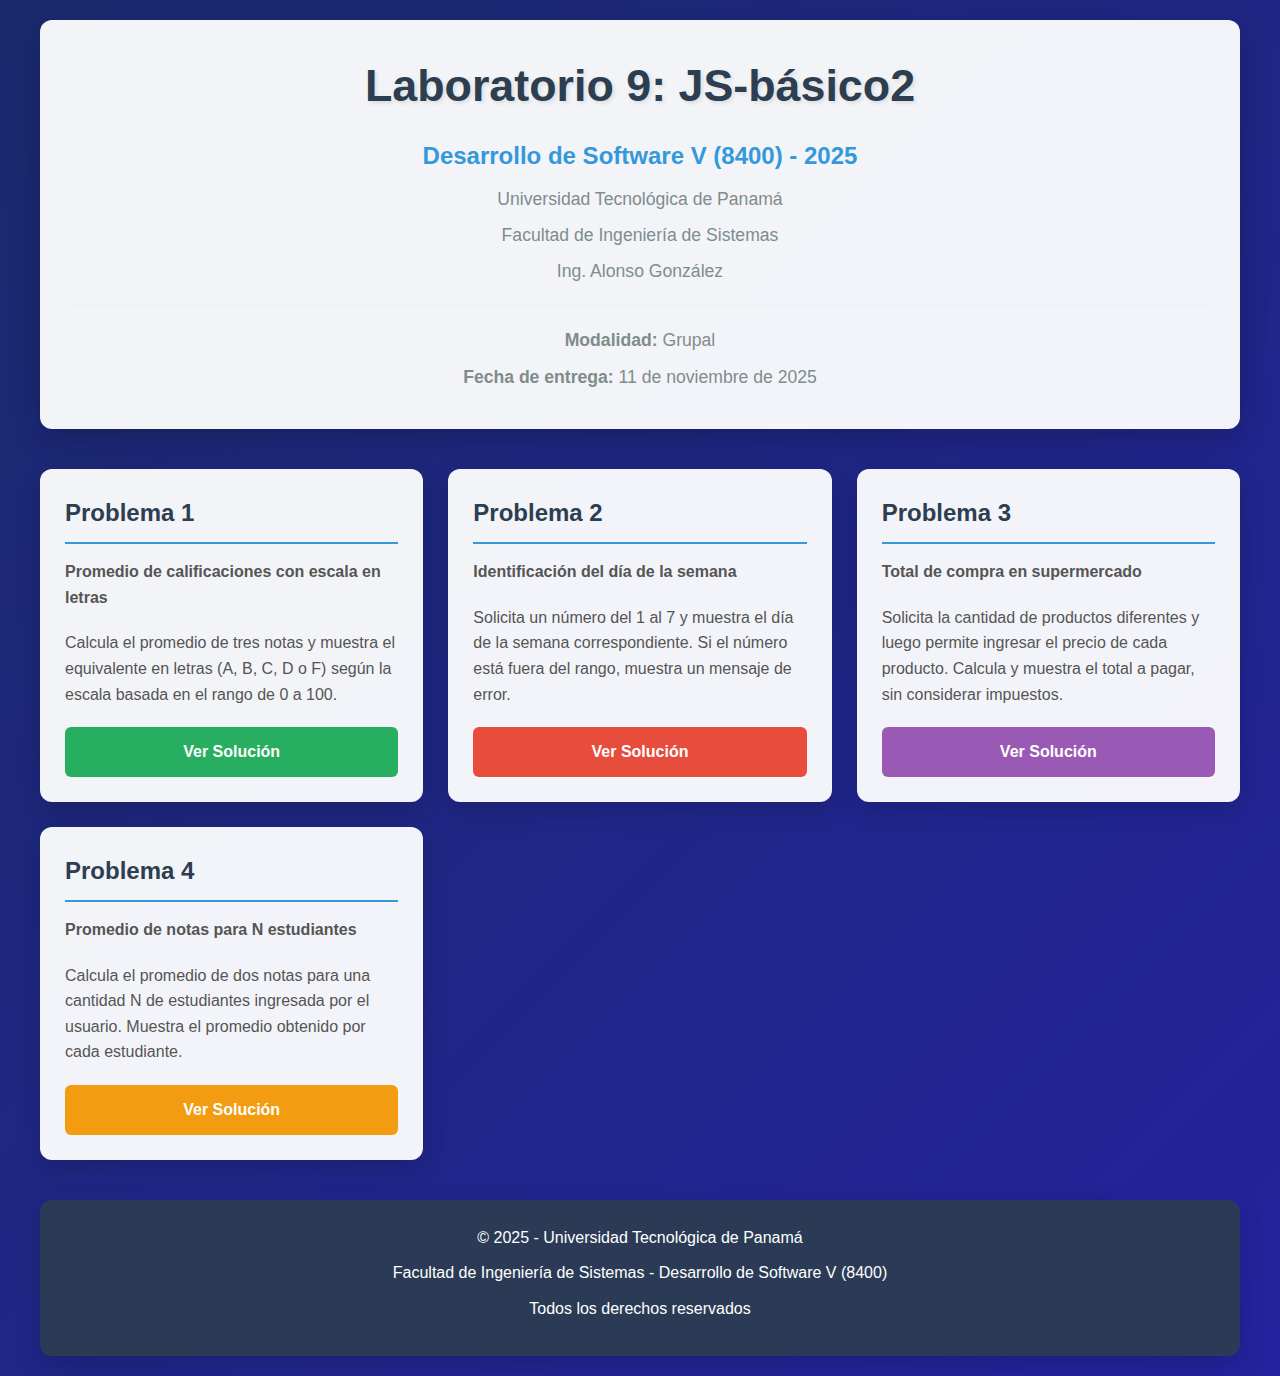
<file: index.html>
<!DOCTYPE html>
<html lang="es">
<head>
    <meta charset="UTF-8">
    <meta name="viewport" content="width=device-width, initial-scale=1.0">
    <title>Laboratorio 9: JS-básico2 - Desarrollo de Software V</title>
    <style>
        /* Estilos generales */
        * {
            margin: 0;
            padding: 0;
            box-sizing: border-box;
            font-family: 'Segoe UI', Tahoma, Geneva, Verdana, sans-serif;
        }

        body {
            background: linear-gradient(135deg, #1a2a6c, #2d1bcf, #2d92fd);
            background-size: 400% 400%;
            animation: gradient 15s ease infinite;
            color: #333;
            line-height: 1.6;
            min-height: 100vh;
            padding: 20px;
        }

        @keyframes gradient {
            0% { background-position: 0% 50%; }
            50% { background-position: 100% 50%; }
            100% { background-position: 0% 50%; }
        }

        .container {
            max-width: 1200px;
            margin: 0 auto;
        }

        /* Estilos del encabezado */
        header {
            text-align: center;
            margin-bottom: 40px;
            padding: 30px;
            background-color: rgba(255, 255, 255, 0.95);
            border-radius: 12px;
            box-shadow: 0 10px 30px rgba(0, 0, 0, 0.2);
        }

        header h1 {
            font-size: 2.8rem;
            margin-bottom: 15px;
            color: #2c3e50;
            text-shadow: 2px 2px 4px rgba(0, 0, 0, 0.1);
        }

        header h2 {
            font-size: 1.5rem;
            margin-bottom: 10px;
            color: #3498db;
        }

        header p {
            font-size: 1.1rem;
            margin-bottom: 8px;
            color: #7f8c8d;
        }

        .university-info {
            margin-top: 20px;
            padding-top: 20px;
            border-top: 1px solid #eee;
        }

        /* Estilos de la sección de problemas */
        .problems-section {
            display: grid;
            grid-template-columns: repeat(auto-fit, minmax(300px, 1fr));
            gap: 25px;
            margin-bottom: 40px;
        }

        .problem-card {
            background-color: rgba(255, 255, 255, 0.95);
            border-radius: 12px;
            padding: 25px;
            box-shadow: 0 8px 25px rgba(0, 0, 0, 0.15);
            transition: transform 0.3s, box-shadow 0.3s;
            display: flex;
            flex-direction: column;
            height: 100%;
        }

        .problem-card:hover {
            transform: translateY(-10px);
            box-shadow: 0 15px 35px rgba(0, 0, 0, 0.25);
        }

        .problem-card h3 {
            font-size: 1.5rem;
            margin-bottom: 15px;
            color: #2c3e50;
            border-bottom: 2px solid #3498db;
            padding-bottom: 10px;
        }

        .problem-card p {
            margin-bottom: 20px;
            flex-grow: 1;
            color: #555;
        }

        .problem-card .btn {
            display: inline-block;
            padding: 12px 25px;
            background-color: #3498db;
            color: white;
            text-decoration: none;
            border-radius: 6px;
            font-weight: 600;
            text-align: center;
            transition: background-color 0.3s, transform 0.2s;
            margin-top: auto;
        }

        .problem-card .btn:hover {
            background-color: #2980b9;
            transform: scale(1.05);
        }

        .problem-card.problem-1 .btn {
            background-color: #27ae60;
        }

        .problem-card.problem-1 .btn:hover {
            background-color: #219653;
        }

        .problem-card.problem-2 .btn {
            background-color: #e74c3c;
        }

        .problem-card.problem-2 .btn:hover {
            background-color: #c0392b;
        }

        .problem-card.problem-3 .btn {
            background-color: #9b59b6;
        }

        .problem-card.problem-3 .btn:hover {
            background-color: #8e44ad;
        }

        .problem-card.problem-4 .btn {
            background-color: #f39c12;
        }

        .problem-card.problem-4 .btn:hover {
            background-color: #d35400;
        }

        /* Estilos de la información del estudiante */
        .student-info {
            background-color: rgba(255, 255, 255, 0.95);
            border-radius: 12px;
            padding: 25px;
            box-shadow: 0 8px 25px rgba(0, 0, 0, 0.15);
            margin-bottom: 40px;
        }

        .student-info h3 {
            font-size: 1.5rem;
            margin-bottom: 20px;
            color: #2c3e50;
            border-bottom: 2px solid #3498db;
            padding-bottom: 10px;
        }

        .student-details {
            display: grid;
            grid-template-columns: repeat(auto-fit, minmax(250px, 1fr));
            gap: 15px;
        }

        .info-item {
            margin-bottom: 10px;
        }

        .info-item strong {
            color: #2c3e50;
        }

        /* Estilos del pie de página */
        footer {
            text-align: center;
            padding: 25px;
            background-color: rgba(44, 62, 80, 0.9);
            color: white;
            border-radius: 12px;
            box-shadow: 0 8px 25px rgba(0, 0, 0, 0.15);
        }

        footer p {
            margin-bottom: 10px;
        }

        /* Responsive design */
        @media (max-width: 768px) {
            header h1 {
                font-size: 2.2rem;
            }
            
            .problems-section {
                grid-template-columns: 1fr;
            }
            
            .problem-card {
                padding: 20px;
            }
        }

        @media (max-width: 480px) {
            body {
                padding: 10px;
            }
            
            header {
                padding: 20px;
            }
            
            header h1 {
                font-size: 1.8rem;
            }
            
            .problem-card {
                padding: 15px;
            }
        }
    </style>
</head>
<body>
    <div class="container">
        <header>
            <h1>Laboratorio 9: JS-básico2</h1>
            <h2>Desarrollo de Software V (8400) - 2025</h2>
            <p>Universidad Tecnológica de Panamá</p>
            <p>Facultad de Ingeniería de Sistemas</p>
            <p>Ing. Alonso González</p>
            
            <div class="university-info">
                <p><strong>Modalidad:</strong> Grupal</p>
                <p><strong>Fecha de entrega:</strong> 11 de noviembre de 2025</p>
            </div>
        </header>

        <section class="problems-section">
            <div class="problem-card problem-1">
                <h3>Problema 1</h3>
                <p><strong>Promedio de calificaciones con escala en letras</strong></p>
                <p>Calcula el promedio de tres notas y muestra el equivalente en letras (A, B, C, D o F) según la escala basada en el rango de 0 a 100.</p>
                <a href="problema1/index.html" class="btn">Ver Solución</a>
            </div>

            <div class="problem-card problem-2">
                <h3>Problema 2</h3>
                <p><strong>Identificación del día de la semana</strong></p>
                <p>Solicita un número del 1 al 7 y muestra el día de la semana correspondiente. Si el número está fuera del rango, muestra un mensaje de error.</p>
                <a href="PROBLEMA 2.html" class="btn">Ver Solución</a>
            </div>

            <div class="problem-card problem-3">
                <h3>Problema 3</h3>
                <p><strong>Total de compra en supermercado</strong></p>
                <p>Solicita la cantidad de productos diferentes y luego permite ingresar el precio de cada producto. Calcula y muestra el total a pagar, sin considerar impuestos.</p>
                <a href="problema3.html" class="btn">Ver Solución</a>
            </div>

            <div class="problem-card problem-4">
                <h3>Problema 4</h3>
                <p><strong>Promedio de notas para N estudiantes</strong></p>
                <p>Calcula el promedio de dos notas para una cantidad N de estudiantes ingresada por el usuario. Muestra el promedio obtenido por cada estudiante.</p>
                <a href="problema4/index.html" class="btn">Ver Solución</a>
            </div>
        </section>

        <footer>
            <p>© 2025 - Universidad Tecnológica de Panamá</p>
            <p>Facultad de Ingeniería de Sistemas - Desarrollo de Software V (8400)</p>
            <p>Todos los derechos reservados</p>
        </footer>
    </div>
</body>

</html>
</file>
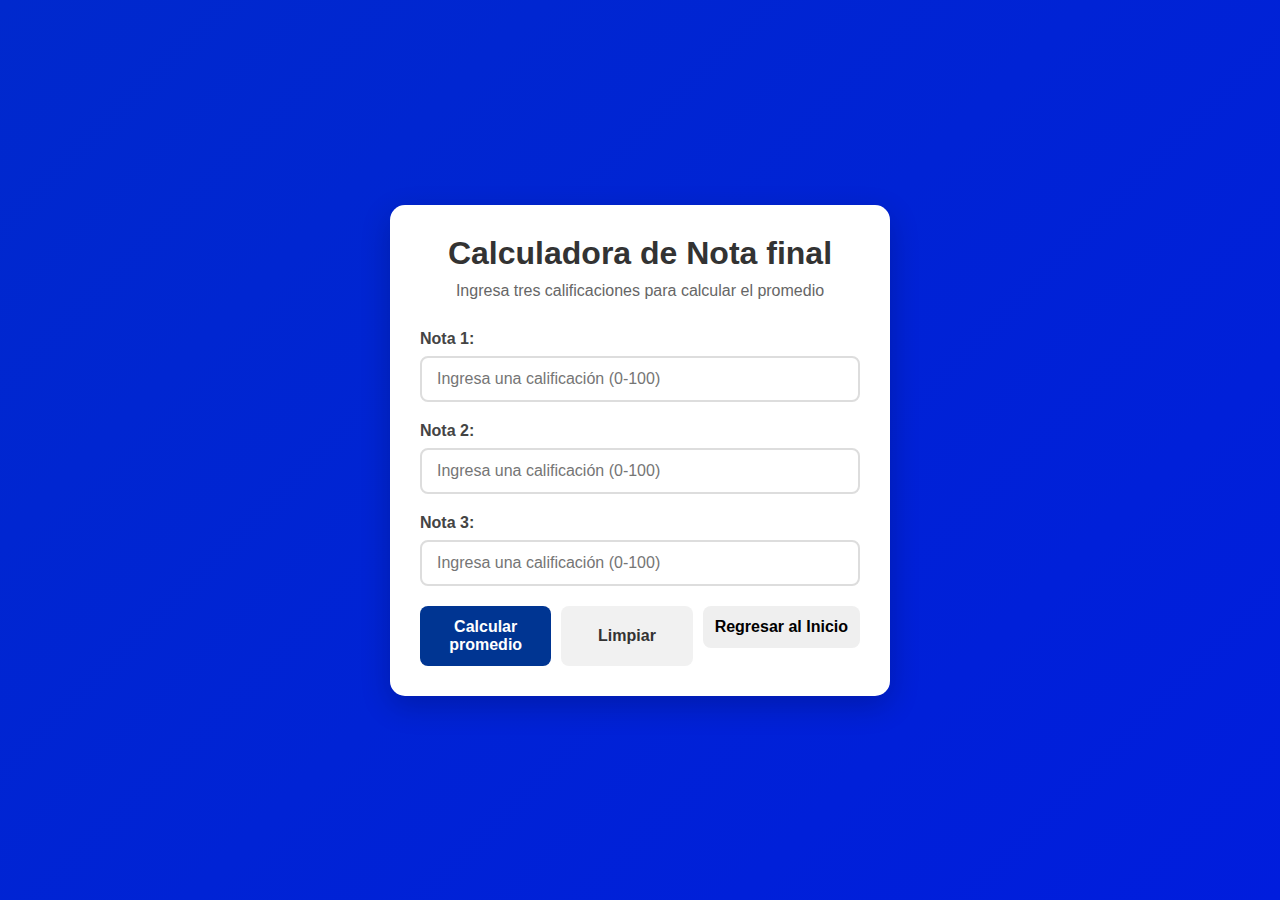
<file: problema1.html>
<!DOCTYPE html>
<html lang="es">
<head>
    <meta charset="UTF-8">
    <meta name="viewport" content="width=device-width, initial-scale=1.0">
    <title>Calculadora de Promedio</title>
    <link rel="stylesheet" href="styles/SexyStunningStyle.css">
</head>
<body>
    <div class="container">
        <h1>Calculadora de Nota final</h1>
        <p class="subtitle">Ingresa tres calificaciones para calcular el promedio</p>
        
        <div class="input-group">
            <label for="grade1">Nota 1:</label>
            <input type="number" id="grade1" min="0" max="100" placeholder="Ingresa una calificación (0-100)">
            <div class="error" id="error1">Por favor ingresa un valor entre 0 y 100</div>
        </div>
        
        <div class="input-group">
            <label for="grade2">Nota 2:</label>
            <input type="number" id="grade2" min="0" max="100" placeholder="Ingresa una calificación (0-100)">
            <div class="error" id="error2">Por favor ingresa un valor entre 0 y 100</div>
        </div>
        
        <div class="input-group">
            <label for="grade3">Nota 3:</label>
            <input type="number" id="grade3" min="0" max="100" placeholder="Ingresa una calificación (0-100)">
            <div class="error" id="error3">Por favor ingresa un valor entre 0 y 100</div>
        </div>
        
        <div class="button-group">
            <button id="calculate">Calcular promedio</button>
            <button id="reset">Limpiar</button>
            <a href="index.html"><button>Regresar al Inicio</button></a>
        </div>
    </div>
        </div>
        
        <div class="result" id="result">
            <h2>Resultado</h2>
            <div>Promedio:</div>
            <div class="average" id="average">0</div>
            <div>Usted ubtuvo una:</div>
            <div class="letter-grade" id="letterGrade">F</div>
            
<!-- Botón para regresar a la página "chamo" -->
        <div class="back-button-container">


    <script src="scripts/script1.js"></script>
</body>

</html>
</file>
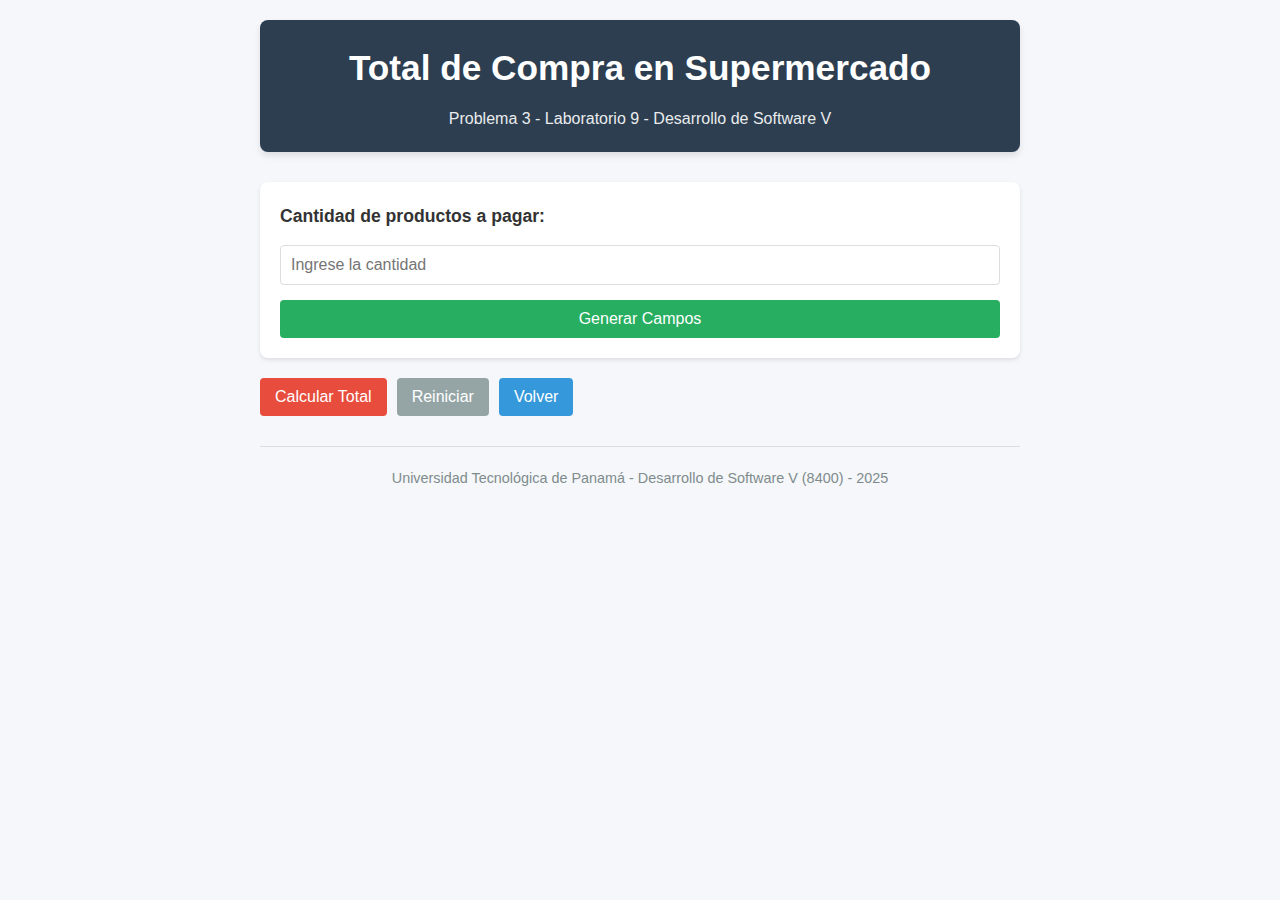
<file: problema3.html>
<!DOCTYPE html>
<html lang="es">
<head>
    <meta charset="UTF-8">
    <meta name="viewport" content="width=device-width, initial-scale=1.0">
    <title>Total de Compra en Supermercado - Problema 3</title>
    <link rel="stylesheet" href="styles/style.css">
</head>
<body>
    <div class="container">
        <header>
            <h1>Total de Compra en Supermercado</h1>
            <p>Problema 3 - Laboratorio 9 - Desarrollo de Software V</p>
        </header>

        <main>
            <div class="input-section">
                <label for="productCount">Cantidad de productos a pagar:</label>
                <input type="number" id="productCount" min="1" placeholder="Ingrese la cantidad">
                <button id="generateInputs">Generar Campos</button>
            </div>

            <div id="productInputs" class="product-inputs">
                <!-- Los campos para los precios se generarán aquí dinámicamente -->
            </div>

            <div class="actions">
                <button id="calculateTotal" disabled>Calcular Total</button>
                <button id="resetForm">Reiniciar</button>
                <a href="index.html"><button id="volver">Volver</button></a>
            </div>

            <div id="result" class="result">
                <!-- El resultado se mostrará aquí -->
            </div>
        </main>

        <footer>
            <p>Universidad Tecnológica de Panamá - Desarrollo de Software V (8400) - 2025</p>
        </footer>
    </div>

    <script src="scripts/script.js"></script>
</body>

</html>
</file>
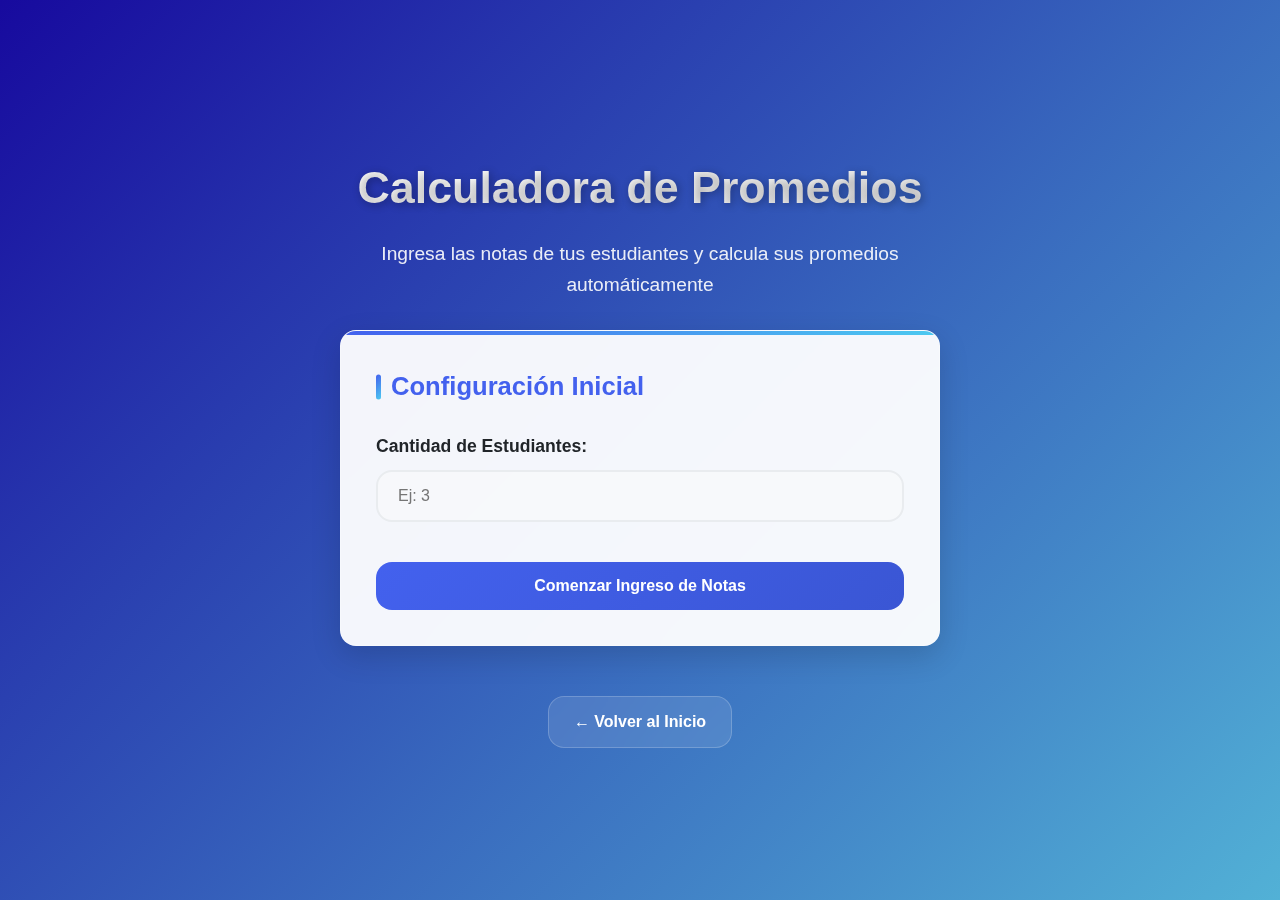
<file: PROBLEMA_4.html>
<!DOCTYPE html>
<html lang="es">
<head>
    <meta charset="UTF-8">
    <meta name="viewport" content="width=device-width, initial-scale=1.0">
    <title>Calculadora de Promedios</title>
    <link rel="stylesheet" href="styles/estilos.css">
</head>
<body>
    <div class="container">
        <div class="header">
            <h1>Calculadora de Promedios</h1>
            <p>Ingresa las notas de tus estudiantes y calcula sus promedios automáticamente</p>
        </div>
        
        <div class="card" id="configuracion">
            <h2>Configuración Inicial</h2>
            <div class="input-group">
                <label for="cantidadEstudiantes">Cantidad de Estudiantes:</label>
                <input type="number" id="cantidadEstudiantes" min="1" max="50" placeholder="Ej: 3">
            </div>
            <button id="btnIniciar" class="btn-primary">Comenzar Ingreso de Notas</button>
        </div>
        
        <div class="card hidden" id="ingresoNotas">
            <h2 id="tituloEstudiante">Estudiante 1</h2>
            <div class="notas-container">
                <div class="nota-input">
                    <label for="nota1">Nota 1:</label>
                    <input type="number" id="nota1" min="0" max="100" placeholder="0-100">
                </div>
                <div class="nota-input">
                    <label for="nota2">Nota 2:</label>
                    <input type="number" id="nota2" min="0" max="100" placeholder="0-100">
                </div>
            </div>
            <button id="btnCalcular" class="btn-primary">Calcular Promedio</button>
        </div>
        
        <div class="card hidden" id="resultadosFinales">
            <h2>📊 Resultados Finales</h2>
            <div id="listaResultados"></div>
            <button id="btnReiniciar" class="btn-secondary">Nuevo Cálculo</button>
        </div>

        <!-- Botón de regreso al inicio -->
        <div class="footer-actions">
            <a href="index.html" class="btn-back">← Volver al Inicio</a>
        </div>
    </div>

    <!-- Modal para mostrar resultados individuales -->
    <div id="modalResultado" class="modal hidden">
        <div class="modal-content">
            <div class="modal-header">
                <h3>✅ Promedio Calculado</h3>
                <span class="close">&times;</span>
            </div>
            <div class="modal-body">
                <div id="resultadoIndividual"></div>
            </div>
            <div class="modal-footer">
                <button id="btnSiguiente" class="btn-primary">Siguiente Estudiante</button>
            </div>
        </div>
    </div>

    <script src="script.js"></script>
</body>

</html>
</file>
<file: styles/SexyStunningStyle.css>
* {
    margin: 0;
    padding: 0;
    box-sizing: border-box;
    font-family: 'Segoe UI', Tahoma, Geneva, Verdana, sans-serif;
}

body {
    background: linear-gradient(135deg, #0029cd 0%, #001ddd 100%);
    min-height: 100vh;
    display: flex;
    justify-content: center;
    align-items: center;
    padding: 20px;
}

.container {
    background-color: white;
    border-radius: 15px;
    box-shadow: 0 10px 30px rgba(0, 0, 0, 0.2);
    padding: 30px;
    width: 100%;
    max-width: 500px;
}

h1 {
    text-align: center;
    color: #333;
    margin-bottom: 10px;
}

.subtitle {
    text-align: center;
    color: #666;
    margin-bottom: 30px;
    font-size: 1rem;
}

.input-group {
    margin-bottom: 20px;
}

label {
    display: block;
    margin-bottom: 8px;
    font-weight: 600;
    color: #444;
}

input {
    width: 100%;
    padding: 12px 15px;
    border: 2px solid #ddd;
    border-radius: 8px;
    font-size: 16px;
    transition: border-color 0.3s;
}

input:focus {
    border-color: #004bcc;
    outline: none;
}

.error {
    color: #e74c3c;
    font-size: 14px;
    margin-top: 5px;
    display: none;
}

.button-group {
    display: flex;
    justify-content: space-between;
    gap: 10px;
}

button {
    flex: 1;
    padding: 12px;
    border: none;
    border-radius: 8px;
    font-size: 16px;
    font-weight: 600;
    cursor: pointer;
    transition: all 0.3s;
}

#calculate {
    background-color: #003592;
    color: white;
}

#calculate:hover {
    background-color: #003d9e;
    transform: translateY(-2px);
}

#reset {
    background-color: #f1f1f1;
    color: #333;
}

#reset:hover {
    background-color: #e0e0e0;
}

.result {
    margin-top: 30px;
    padding: 20px;
    border-radius: 10px;
    text-align: center;
    display: none;
    animation: fadeIn 0.5s ease-in-out;
}

@keyframes fadeIn {
    from { opacity: 0; transform: translateY(10px); }
    to { opacity: 1; transform: translateY(0); }
}

.result h2 {
    margin-bottom: 15px;
    color: #ffffff;
}

.average {
    font-size: 2.5rem;
    font-weight: 700;
    margin: 15px 0;
}

.letter-grade {
    font-size: 3rem;
    font-weight: 700;
    margin: 15px 0;
    padding: 10px;
    border-radius: 10px;
    display: inline-block;
    min-width: 100px;
}

.grade-A {
    background-color: #2ecc71;
    color: white;
}

.grade-B {
    background-color: #0442a5;
    color: white;
}

.grade-C {
    background-color: #f39c12;
    color: white;
}

.grade-D {
    background-color: #e67e22;
    color: white;
}

.grade-F {
    background-color: #e74c3c;
    color: white;
}

.scale-info {
    margin-top: 20px;
    background-color: #f8f9fa;
    padding: 15px;
    border-radius: 8px;
    font-size: 0.9rem;
}

.scale-info h3 {
    margin-bottom: 10px;
    color: #444;
}

.scale-info ul {
    list-style-type: none;
    text-align: left;
}

.scale-info li {
    padding: 5px 0;
    display: flex;
    justify-content: space-between;
}

.scale-info .grade-label {
    font-weight: 600;
}

@media (max-width: 480px) {
    .container {
        padding: 20px;
    }
    
    .button-group {
        flex-direction: column;
    }
}
</file>
<file: styles/style.css>
/* Estilos generales */
* {
    margin: 0;
    padding: 0;
    box-sizing: border-box;
    font-family: 'Segoe UI', Tahoma, Geneva, Verdana, sans-serif;
}

body {
    background-color: #f5f7fa;
    color: #333;
    line-height: 1.6;
}

.container {
    max-width: 800px;
    margin: 0 auto;
    padding: 20px;
}

/* Estilos del encabezado */
header {
    text-align: center;
    margin-bottom: 30px;
    padding: 20px;
    background-color: #2c3e50;
    color: white;
    border-radius: 8px;
    box-shadow: 0 4px 6px rgba(0, 0, 0, 0.1);
}

header h1 {
    font-size: 2.2rem;
    margin-bottom: 10px;
}

header p {
    font-size: 1rem;
    opacity: 0.9;
}

/* Estilos de la sección de entrada */
.input-section {
    background-color: white;
    padding: 20px;
    border-radius: 8px;
    box-shadow: 0 2px 4px rgba(0, 0, 0, 0.1);
    margin-bottom: 20px;
    display: flex;
    flex-direction: column;
    gap: 15px;
}

.input-section label {
    font-weight: 600;
    font-size: 1.1rem;
}

.input-section input {
    padding: 10px;
    border: 1px solid #ddd;
    border-radius: 4px;
    font-size: 1rem;
    transition: border-color 0.3s;
}

.input-section input:focus {
    outline: none;
    border-color: #3498db;
    box-shadow: 0 0 0 2px rgba(52, 152, 219, 0.2);
}

/* Estilos de los botones */
button {
    padding: 10px 15px;
    background-color: #3498db;
    color: white;
    border: none;
    border-radius: 4px;
    cursor: pointer;
    font-size: 1rem;
    transition: background-color 0.3s, transform 0.2s;
}

button:hover {
    background-color: #2980b9;
    transform: translateY(-2px);
}

button:active {
    transform: translateY(0);
}

button:disabled {
    background-color: #95a5a6;
    cursor: not-allowed;
    transform: none;
}

button.volver{
    background: blue;
}

#generateInputs {
    background-color: #27ae60;
}

#generateInputs:hover {
    background-color: #219653;
}

#calculateTotal {
    background-color: #e74c3c;
}

#calculateTotal:hover {
    background-color: #c0392b;
}

#resetForm {
    background-color: #95a5a6;
}

#resetForm:hover {
    background-color: #7f8c8d;
}

/* Estilos de los campos de productos */
.product-inputs {
    background-color: white;
    padding: 20px;
    border-radius: 8px;
    box-shadow: 0 2px 4px rgba(0, 0, 0, 0.1);
    margin-bottom: 20px;
    display: none;
}

.product-inputs.show {
    display: block;
}

.price-input {
    margin-bottom: 15px;
}

.price-input label {
    display: block;
    margin-bottom: 5px;
    font-weight: 500;
}

.price-input input {
    width: 100%;
    padding: 10px;
    border: 1px solid #ddd;
    border-radius: 4px;
    font-size: 1rem;
    transition: border-color 0.3s;
}

.price-input input:focus {
    outline: none;
    border-color: #3498db;
    box-shadow: 0 0 0 2px rgba(52, 152, 219, 0.2);
}

/* Estilos de las acciones */
.actions {
    display: flex;
    gap: 10px;
    margin-bottom: 20px;
}

/* Estilos del resultado */
.result {
    background-color: white;
    padding: 20px;
    border-radius: 8px;
    box-shadow: 0 2px 4px rgba(0, 0, 0, 0.1);
    text-align: center;
    display: none;
}

.result.show {
    display: block;
}

.result h2 {
    color: #2c3e50;
    margin-bottom: 15px;
}

.result p {
    font-size: 1.5rem;
    font-weight: bold;
    color: #27ae60;
}

/* Estilos del pie de página */
footer {
    text-align: center;
    margin-top: 30px;
    padding-top: 20px;
    border-top: 1px solid #ddd;
    color: #7f8c8d;
    font-size: 0.9rem;
}

/* Responsive design */
@media (max-width: 600px) {
    .container {
        padding: 10px;
    }
    
    header h1 {
        font-size: 1.8rem;
    }
    
    .input-section, .product-inputs, .result {
        padding: 15px;
    }
    
    .actions {
        flex-direction: column;
    }
}
</file>
<file: styles/estilos.css>
* {
    margin: 0;
    padding: 0;
    box-sizing: border-box;
}

:root {
    --primary: #4361ee;
    --primary-dark: #3a56d4;
    --secondary: #7209b7;
    --success: #4cc9f0;
    --warning: #f72585;
    --light: #f8f9fa;
    --dark: #212529;
    --gray: #6c757d;
    --border-radius: 16px;
    --box-shadow: 0 10px 30px rgba(0, 0, 0, 0.15);
    --transition: all 0.3s ease;
}

body {
    font-family: 'Segoe UI', Tahoma, Geneva, Verdana, sans-serif;
    background: linear-gradient(135deg, #170a9e 0%, #52b1d6 100%);
    color: var(--light);
    line-height: 1.6;
    min-height: 100vh;
    padding: 20px;
    display: flex;
    justify-content: center;
    align-items: center;
    height: 100vh; 
    margin: 0;
    flex-direction: column;
}

.container {
    max-width: 800px;
    margin: 0 auto;
}

.header {
    text-align: center;
    margin-bottom: 40px;
    color: white;
}

.header h1 {
    font-size: 2.8rem;
    margin-bottom: 15px;
    text-shadow: 2px 2px 8px rgba(0, 0, 0, 0.3);
    background: linear-gradient(135deg, #fff, #f0f0f0);
    -webkit-background-clip: text;
    -webkit-text-fill-color: transparent;
    background-clip: text;
}

.header p {
    font-size: 1.2rem;
    opacity: 0.9;
    max-width: 600px;
    margin: 0 auto;
}

.card {
    background: rgba(255, 255, 255, 0.95);
    backdrop-filter: blur(10px);
    border-radius: var(--border-radius);
    padding: 35px;
    margin-bottom: 30px;
    box-shadow: var(--box-shadow);
    transition: var(--transition);
    border: 1px solid rgba(255, 255, 255, 0.3);
    position: relative;
    overflow: hidden;
}

.card::before {
    content: '';
    position: absolute;
    top: 0;
    left: 0;
    right: 0;
    height: 4px;
    background: linear-gradient(90deg, var(--primary), var(--success));
}

.card:hover {
    transform: translateY(-8px);
    box-shadow: 0 20px 40px rgba(0, 0, 0, 0.2);
}

.card h2 {
    color: var(--primary);
    margin-bottom: 25px;
    font-size: 1.6rem;
    position: relative;
    padding-left: 15px;
}

.card h2::before {
    content: '';
    position: absolute;
    left: 0;
    top: 50%;
    transform: translateY(-50%);
    width: 5px;
    height: 25px;
    background: linear-gradient(135deg, var(--primary), var(--success));
    border-radius: 3px;
}

.input-group {
    margin-bottom: 25px;
}

label {
    display: block;
    margin-bottom: 10px;
    font-weight: 600;
    color: var(--dark);
    font-size: 1.1rem;
}

/* Quitar flechas de los inputs numéricos */
input[type="number"] {
    width: 100%;
    padding: 15px 20px;
    border: 2px solid #e9ecef;
    border-radius: var(--border-radius);
    font-size: 16px;
    transition: var(--transition);
    background: rgba(248, 249, 250, 0.8);
    -moz-appearance: textfield;
}

input[type="number"]::-webkit-outer-spin-button,
input[type="number"]::-webkit-inner-spin-button {
    -webkit-appearance: none;
    margin: 0;
}

input[type="number"]:focus {
    outline: none;
    border-color: var(--primary);
    box-shadow: 0 0 0 4px rgba(67, 97, 238, 0.15);
    background: white;
    transform: translateY(-2px);
}

.btn-primary, .btn-secondary {
    padding: 15px 30px;
    border: none;
    border-radius: var(--border-radius);
    font-size: 16px;
    font-weight: 600;
    cursor: pointer;
    transition: var(--transition);
    width: 100%;
    margin-top: 15px;
    position: relative;
    overflow: hidden;
}

.btn-primary {
    background: linear-gradient(135deg, var(--primary), var(--primary-dark));
    color: white;
}

.btn-primary::before {
    content: '';
    position: absolute;
    top: 0;
    left: -100%;
    width: 100%;
    height: 100%;
    background: linear-gradient(90deg, transparent, rgba(255,255,255,0.2), transparent);
    transition: left 0.5s;
}

.btn-primary:hover::before {
    left: 100%;
}

.btn-primary:hover {
    transform: translateY(-3px);
    box-shadow: 0 8px 20px rgba(67, 97, 238, 0.4);
}

.btn-secondary {
    background: linear-gradient(135deg, var(--secondary), #5a08a0);
    color: white;
}

.btn-secondary:hover {
    transform: translateY(-3px);
    box-shadow: 0 8px 20px rgba(114, 9, 183, 0.4);
}

.notas-container {
    display: grid;
    grid-template-columns: 1fr 1fr;
    gap: 25px;
    margin-bottom: 30px;
}

.nota-input {
    text-align: center;
    background: rgba(248, 249, 250, 0.5);
    padding: 20px;
    border-radius: var(--border-radius);
    transition: var(--transition);
}

.nota-input:hover {
    background: rgba(248, 249, 250, 0.8);
    transform: translateY(-3px);
}

.nota-input label {
    font-size: 1.2rem;
    margin-bottom: 15px;
    color: var(--primary);
}

.hidden {
    display: none !important;
}

/* Modal Styles */
.modal {
    position: fixed;
    top: 0;
    left: 0;
    width: 100%;
    height: 100%;
    background: rgba(0, 0, 0, 0.8);
    display: flex;
    justify-content: center;
    align-items: center;
    z-index: 1000;
    backdrop-filter: blur(8px);
}

.modal-content {
    background: rgba(255, 255, 255, 0.95);
    backdrop-filter: blur(10px);
    border-radius: var(--border-radius);
    width: 90%;
    max-width: 500px;
    box-shadow: 0 25px 60px rgba(0, 0, 0, 0.4);
    animation: modalAppear 0.4s ease-out;
    border: 1px solid rgba(255, 255, 255, 0.3);
    overflow: hidden;
}

@keyframes modalAppear {
    from {
        opacity: 0;
        transform: scale(0.8) translateY(-30px);
    }
    to {
        opacity: 1;
        transform: scale(1) translateY(0);
    }
}

.modal-header {
    padding: 25px 30px;
    border-bottom: 1px solid rgba(233, 236, 239, 0.8);
    display: flex;
    justify-content: space-between;
    align-items: center;
    background: linear-gradient(135deg, var(--primary), var(--primary-dark));
    color: white;
}

.modal-header h3 {
    margin: 0;
    font-size: 1.4rem;
}

.close {
    font-size: 28px;
    cursor: pointer;
    color: rgba(255, 255, 255, 0.8);
    transition: var(--transition);
    width: 35px;
    height: 35px;
    display: flex;
    align-items: center;
    justify-content: center;
    border-radius: 50%;
}

.close:hover {
    color: white;
    background: rgba(255, 255, 255, 0.1);
}

.modal-body {
    padding: 30px;
}

.modal-footer {
    padding: 25px 30px;
    border-top: 1px solid rgba(233, 236, 239, 0.8);
    background: rgba(248, 249, 250, 0.5);
}

/* Resultados */
.resultado-item {
    background: linear-gradient(135deg, #f8f9fa, #e9ecef);
    border-radius: var(--border-radius);
    padding: 25px;
    margin-bottom: 20px;
    border-left: 6px solid var(--success);
    transition: var(--transition);
    box-shadow: 0 5px 15px rgba(0, 0, 0, 0.08);
    position: relative;
    overflow: hidden;
}

.resultado-item::before {
    content: '';
    position: absolute;
    top: 0;
    left: 0;
    width: 100%;
    height: 100%;
    background: linear-gradient(135deg, transparent, rgba(255,255,255,0.4), transparent);
    transform: translateX(-100%);
    transition: transform 0.6s;
}

.resultado-item:hover::before {
    transform: translateX(100%);
}

.resultado-item:hover {
    transform: translateX(8px);
    box-shadow: 0 8px 25px rgba(0, 0, 0, 0.15);
}

.resultado-item h4 {
    color: var(--primary);
    margin-bottom: 15px;
    font-size: 1.3rem;
    display: flex;
    align-items: center;
    gap: 10px;
}

.resultado-item h4::before {
    content: '👤';
    font-size: 1.2rem;
}

.resultado-item p {
    margin: 8px 0;
    display: flex;
    justify-content: space-between;
    font-size: 1.1rem;
}

.resultado-item .promedio {
    font-weight: bold;
    color: var(--secondary);
    font-size: 1.3rem;
    margin-top: 15px;
    padding-top: 15px;
    border-top: 2px dashed #dee2e6;
    background: linear-gradient(135deg, var(--secondary), var(--primary));
    -webkit-background-clip: text;
    -webkit-text-fill-color: transparent;
    background-clip: text;
}

/* Responsive */
@media (max-width: 768px) {
    .container {
        padding: 15px;
    }
    
    .header h1 {
        font-size: 2.2rem;
    }
    
    .card {
        padding: 25px;
    }
    
    .notas-container {
        grid-template-columns: 1fr;
        gap: 20px;
    }
    
    .modal-content {
        width: 95%;
    }
    
    .modal-header, .modal-body, .modal-footer {
        padding: 20px;
    }
}

/* Progress indicator */
.progress-bar {
    height: 8px;
    background: rgba(233, 236, 239, 0.5);
    border-radius: 4px;
    margin: 25px 0;
    overflow: hidden;
    box-shadow: inset 0 2px 4px rgba(0, 0, 0, 0.1);
}

.progress {
    height: 100%;
    background: linear-gradient(90deg, var(--success), var(--primary));
    border-radius: 4px;
    transition: width 0.5s ease;
    position: relative;
    overflow: hidden;
}

.progress::after {
    content: '';
    position: absolute;
    top: 0;
    left: 0;
    bottom: 0;
    width: 20px;
    background: linear-gradient(90deg, transparent, rgba(255,255,255,0.4), transparent);
    animation: shimmer 2s infinite;
}

@keyframes shimmer {
    0% {
        transform: translateX(-100%);
    }
    100% {
        transform: translateX(400%);
    }
}

/* Efectos de partículas para el fondo */
.bg-particles {
    position: fixed;
    top: 0;
    left: 0;
    width: 100%;
    height: 100%;
    pointer-events: none;
    z-index: -1;
}

.particle {
    position: absolute;
    background: rgba(255, 255, 255, 0.1);
    border-radius: 50%;
    animation: float 20s infinite linear;
}

@keyframes float {
    0% {
        transform: translateY(100vh) rotate(0deg);
    }
    100% {
        transform: translateY(-100px) rotate(360deg);
    }
}
.cheto {
            --bg-light: #efefef;
            --bg-dark: #707070;
            --clr: #58bc82;
            --clr-alpha: #9c9c9c60;
            display: flex;
            flex-direction: column;
            align-items: center;
            gap: 1rem;
            width: 100%;
            max-width: 400px;
            padding: 2rem;
            border-radius: 1rem; 
            box-shadow: 0 4px 20px rgba(0, 0, 0, 0.1);
            background-color: white;
        }

        .cheto .papa {
            width: 100%;
            display: flex;
            flex-direction: column;
            gap: 0.5rem;
        }

        .cheto input[type="number"] {
            border-radius: 0.5rem;
            padding: 1rem 0.75rem;
            width: 100%;
            border: 1px solid var(--bg-dark);
            background-color: var(--clr-alpha);
            outline: none;
            transition: border 0.3s;
        }

        .cheto input[type="number"]:focus {
            border: 2px solid var(--clr);
        }

        .vaca {
            align-self: flex-start;
            color: var(--clr);
            font-weight: 600;
        }

        .cheto .submit {
            padding: 1rem 0.75rem;
            width: 100%;
            display: flex;
            align-items: center;
            gap: 0.5rem;
            border-radius: 3rem;
            background-color: var(--bg-dark);
            color: var(--bg-light);
            border: none;
            cursor: pointer;
            transition: all 300ms;
            font-weight: 600;
            font-size: 0.9rem;
        }

        .cheto .submit:hover {
            background-color: var(--clr);
            color: var(--bg-dark);
        }
        a {
    color: white;
    text-decoration: none;  
    margin-top: 20px;
    display: flex;

        }

/* Botón de regreso - AHORA EN EL FOOTER */
.footer-actions {
    margin-top: 20px;
    display: flex;
    justify-content: center;
}

.btn-back {
    display: inline-flex;
    align-items: center;
    gap: 8px;
    padding: 12px 25px;
    background: rgba(255, 255, 255, 0.1);
    backdrop-filter: blur(10px);
    color: white;
    text-decoration: none;
    border-radius: var(--border-radius);
    font-weight: 600;
    transition: var(--transition);
    border: 1px solid rgba(255, 255, 255, 0.2);
}

.btn-back:hover {
    background: rgba(255, 255, 255, 0.2);
    transform: translateY(-2px);
    box-shadow: 0 5px 15px rgba(0, 0, 0, 0.2);
    color: white;
    text-decoration: none;
}

/* Ajuste del header principal */
.header {
    margin-bottom: 30px;
}

/* Responsive para el botón de regreso */
@media (max-width: 768px) {
    .footer-actions {
        justify-content: center;
    }
    
    .btn-back {
        width: 100%;
        justify-content: center;
        text-align: center;
    }
}
</file>
